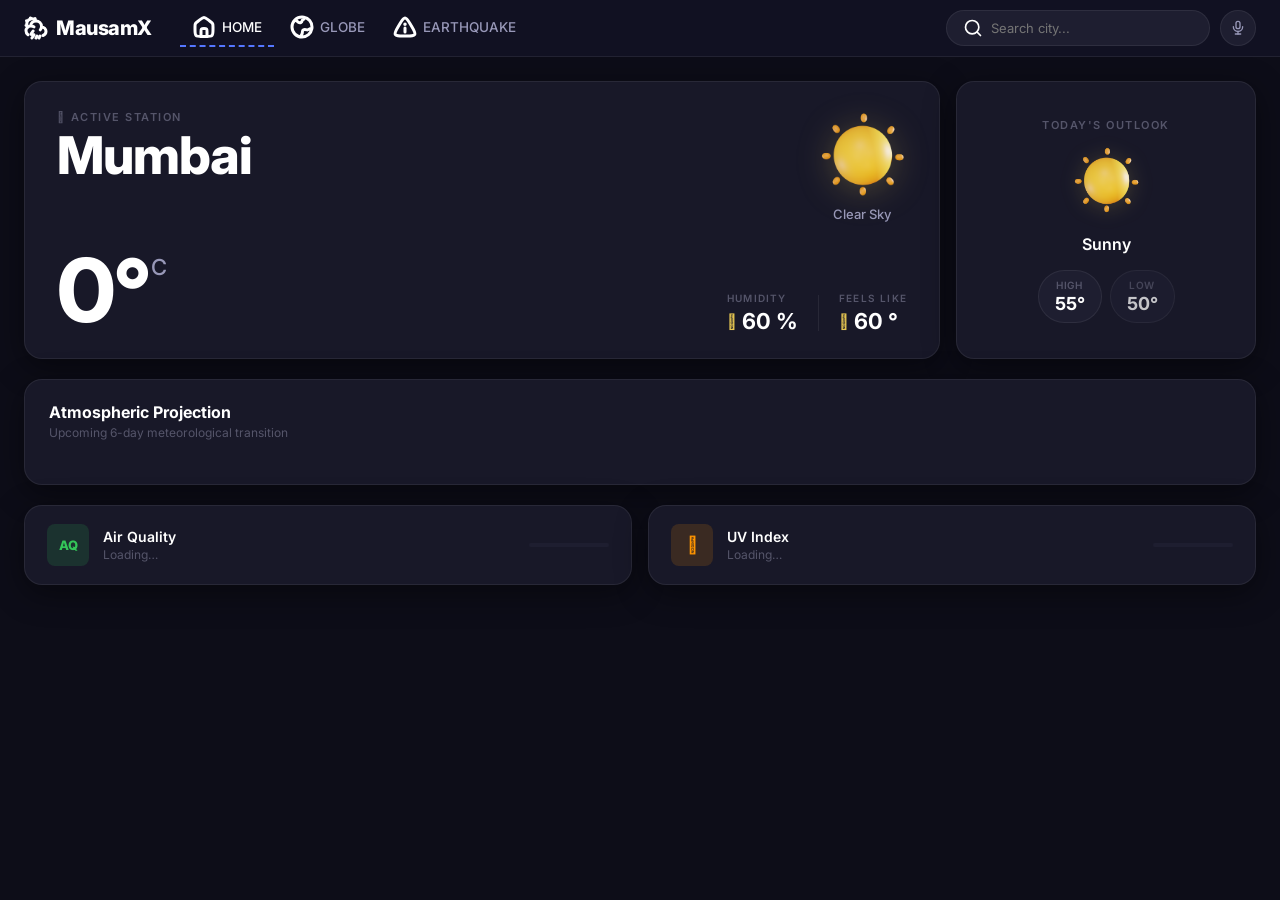
<file: index.html>
<!DOCTYPE html>
<html lang="en">

<head>
  <meta charset="UTF-8" />
  <meta name="viewport" content="width=device-width, initial-scale=1.0" />
  <meta name="description"
    content="MausamX – Real-time local weather forecast, 6-day outlook, humidity and feels-like." />
  <link rel="icon" type="png" href="img/icon.png" />
  <link rel="stylesheet" href="https://cdnjs.cloudflare.com/ajax/libs/font-awesome/6.4.0/css/all.min.css" />
  <link rel="stylesheet" href="css/style.css" />
  <title>MausamX – Local Forecast</title>
</head>

<body>

  <!-- ══ Top Navigation ══════════════════════════════════════════ -->
  <header class="mx-header">
    <div class="mx-header-inner">

      <!-- Logo -->
      <div class="mx-logo">
        <svg xmlns="http://www.w3.org/2000/svg" viewBox="0 0 24 24" width="24" height="24" color="#ffffff" fill="none"
          stroke="#ffffff" stroke-width="3" stroke-linecap="round">
          <path
            d="M9.0784 14.9999L7.30434 17.6837C7.06684 18.043 6.94808 18.2226 7.02165 18.3612C7.09522 18.4999 7.30931 18.4999 7.73747 18.4999H9.26253C9.69069 18.4999 9.90478 18.4999 9.97835 18.6385C10.0519 18.7772 9.93316 18.9568 9.69566 19.3161L7.9216 21.9999"
            stroke-linejoin="round" />
          <path d="M16 19.9999L15 21.9999" stroke-linejoin="round" />
          <path d="M13 19.9999L12 21.9999" stroke-linejoin="round" />
          <path
            d="M2.95939 9.19373C2.21865 6.47179 3.85922 3.67397 6.6237 2.94463M2.95939 9.19373L2 9.44684M2.95939 9.19373C3.14359 9.87059 3.4577 10.479 3.86823 11M6.6237 2.94463L6.36663 2M6.6237 2.94463C8.66673 2.40563 10.7518 3.14719 12 4.66961M3.4765 5.32297L2.4644 4.74628M11.1407 2.45725L10.557 3.45494" />
          <path
            d="M17.4776 10.9008C17.485 10.9007 17.4925 10.9007 17.5 10.9007C19.9853 10.9007 22 12.8821 22 15.3263C22 17.2532 20.7478 18.8925 19 19.5M17.4776 10.9008C17.4924 10.7388 17.5 10.5748 17.5 10.409C17.5 7.42169 15.0376 5 12 5C9.12324 5 6.76233 7.17208 6.52042 9.9396M17.4776 10.9008C17.3753 12.0165 16.9286 13.0344 16.2428 13.8511M6.52042 9.9396C3.98398 10.177 2 12.2779 2 14.8345C2 16.4433 2.78555 17.8716 4 18.7687M6.52042 9.9396C6.67826 9.92483 6.83823 9.91727 7 9.91727C8.12582 9.91727 9.16474 10.2832 10.0005 10.9007"
            stroke-linejoin="round" />
        </svg> MausamX
      </div>

      <!-- Nav links -->
      <nav class="mx-nav">
        <a href="index.html" class="mx-nav-link active"><svg xmlns="http://www.w3.org/2000/svg" viewBox="0 0 24 24"
            width="24" height="24" color="#ffffff" fill="none" stroke="#ffffff" stroke-width="3" stroke-linecap="round"
            stroke-linejoin="round">
            <path
              d="M3 11.9896V14.5C3 17.7998 3 19.4497 4.02513 20.4749C5.05025 21.5 6.70017 21.5 10 21.5H14C17.2998 21.5 18.9497 21.5 19.9749 20.4749C21 19.4497 21 17.7998 21 14.5V11.9896C21 10.3083 21 9.46773 20.6441 8.74005C20.2882 8.01237 19.6247 7.49628 18.2976 6.46411L16.2976 4.90855C14.2331 3.30285 13.2009 2.5 12 2.5C10.7991 2.5 9.76689 3.30285 7.70242 4.90855L5.70241 6.46411C4.37533 7.49628 3.71179 8.01237 3.3559 8.74005C3 9.46773 3 10.3083 3 11.9896Z" />
            <path
              d="M15 21.5V16.5C15 15.0858 15 14.3787 14.5607 13.9393C14.1213 13.5 13.4142 13.5 12 13.5C10.5858 13.5 9.87868 13.5 9.43934 13.9393C9 14.3787 9 15.0858 9 16.5V21.5" />
          </svg><span>HOME</span></a>
        <a href="world.html" class="mx-nav-link"><svg xmlns="http://www.w3.org/2000/svg" viewBox="0 0 24 24" width="24"
            height="24" color="#ffffff" fill="none" stroke="#ffffff" stroke-width="3" stroke-linejoin="round">
            <path
              d="M12 22C6.47715 22 2 17.5228 2 12C2 9.20746 3.14465 6.68227 4.99037 4.86802M12 22C11.037 21.2864 11.1907 20.4555 11.6738 19.6247C12.4166 18.3474 12.4166 18.3474 12.4166 16.6444C12.4166 14.9414 13.4286 14.1429 17 14.8571C18.6047 15.1781 19.7741 12.9609 21.8573 13.693M12 22C16.9458 22 21.053 18.4096 21.8573 13.693M21.8573 13.693C21.9511 13.1427 22 12.5771 22 12C22 7.11857 18.5024 3.05405 13.8766 2.17579M13.8766 2.17579C14.3872 3.11599 14.1816 4.23551 13.1027 4.66298C11.3429 5.3603 12.6029 6.64343 11.1035 7.4356C10.1038 7.96372 8.6044 7.83152 7.10496 6.24716C6.31517 5.41264 5.83966 4.95765 4.99037 4.86802M13.8766 2.17579C13.2687 2.06039 12.6414 2 12 2C9.26969 2 6.79495 3.09421 4.99037 4.86802" />
          </svg><span>GLOBE</span></a>
        <a href="earthquake.html" class="mx-nav-link"><svg xmlns="http://www.w3.org/2000/svg" viewBox="0 0 24 24"
            width="24" height="24" color="#ffffff" fill="none" stroke="#ffffff" stroke-width="3" stroke-linecap="round"
            stroke-linejoin="round">
            <path
              d="M13.9248 21H10.0752C5.44476 21 3.12955 21 2.27636 19.4939C1.42317 17.9879 2.60736 15.9914 4.97574 11.9985L6.90057 8.75333C9.17559 4.91778 10.3131 3 12 3C13.6869 3 14.8244 4.91777 17.0994 8.75332L19.0243 11.9985C21.3926 15.9914 22.5768 17.9879 21.7236 19.4939C20.8704 21 18.5552 21 13.9248 21Z" />
            <path d="M12 17V13" />
            <path
              d="M12 9.25H12.125M12.25 9.25C12.25 9.11193 12.1381 9 12 9C11.8619 9 11.75 9.11193 11.75 9.25C11.75 9.38807 11.8619 9.5 12 9.5C12.1381 9.5 12.25 9.38807 12.25 9.25Z" />
          </svg><span>EARTHQUAKE</span></a>
      </nav>

      <!-- Right controls -->
      <div class="mx-header-right">
        <form id="search-form" class="mx-search-bar" aria-label="Search city">
          <button type="submit" style="background:none; border:none; padding:0; display:flex; cursor:pointer;">
            <svg xmlns="http://www.w3.org/2000/svg" viewBox="0 0 24 24" width="20" height="20" color="#ffffff"
              fill="none" stroke="#ffffff" stroke-width="2" stroke-linecap="round" stroke-linejoin="round">
              <path d="M17 17L21 21" />
              <path
                d="M19 11C19 6.58172 15.4183 3 11 3C6.58172 3 3 6.58172 3 11C3 15.4183 6.58172 19 11 19C15.4183 19 19 15.4183 19 11Z" />
            </svg>
          </button>
          <input type="text" id="search-input" placeholder="Search city..."
            style="background:none; border:none; outline:none; color:var(--text); font-family:inherit; font-size:inherit; width: 100%;" />
        </form>
        <!-- Voice search button -->
        <button type="button" id="voice-btn" class="mx-icon-btn" title="Search by voice">
          <svg id="voice-icon" xmlns="http://www.w3.org/2000/svg" viewBox="0 0 24 24" width="16" height="16" fill="none"
            stroke="#9898b8" stroke-width="2" stroke-linecap="round" stroke-linejoin="round" style="margin: auto;">
            <rect x="9" y="2" width="6" height="11" rx="3" />
            <path d="M5 10a7 7 0 0 0 14 0" />
            <line x1="12" y1="17" x2="12" y2="21" />
            <line x1="8" y1="21" x2="16" y2="21" />
          </svg>
        </button>
      </div>

    </div>
  </header>

  <!-- ══ Main Content ════════════════════════════════════════════ -->
  <main class="mx-main">

    <!-- Top Row: Main weather card + Today's Outlook -->
    <div class="mx-top-row">

      <!-- ── Main Weather Card ── -->
      <div class="mx-weather-card">
        <div class="mx-card-top">
          <div class="mx-station-col">
            <!-- JS hook: #city-name -->
            <p class="mx-station-label">
              <i class="fa-solid fa-location-dot"></i> ACTIVE STATION
            </p>
            <h1 id="city-name">Mumbai</h1>
          </div>
          <div class="mx-icon-col">
            <!-- JS hook: .weather-icon -->
            <img class="weather-icon" src="img/sun.png" alt="weather" />
            <!-- JS hook: #weather-main [0] -->
            <p id="weather-main" class="mx-condition">Clear Sky</p>
          </div>
        </div>

        <div class="mx-card-bottom">
          <!-- JS hook: #metric -->
          <div class="mx-temp-wrap">
            <span id="metric" class="mx-temp">0°</span><sup class="mx-temp-c">C</sup>
          </div>
          <div class="mx-stats-row">
            <div class="mx-stat">
              <span class="mx-stat-label">HUMIDITY</span>
              <span class="mx-stat-val">
                <i class="fa-solid fa-droplet"></i>
                <!-- JS hook: #humidity -->
                <span id="humidity">60</span>%
              </span>
            </div>
            <div class="mx-stat-sep"></div>
            <div class="mx-stat">
              <span class="mx-stat-label">FEELS LIKE</span>
              <span class="mx-stat-val">
                <i class="fa-solid fa-temperature-half"></i>
                <!-- JS hook: #feels-like -->
                <span id="feels-like">60</span>°
              </span>
            </div>
          </div>
        </div>
      </div>

      <!-- ── Today's Outlook Card ── -->
      <div class="mx-outlook-card">
        <p class="mx-outlook-label">TODAY'S OUTLOOK</p>
        <div class="mx-outlook-icon-wrap">
          <!-- JS hook: .weather-icons -->
          <img class="weather-icons" src="img/sun.png" alt="today" />
        </div>
        <!-- JS hook: #weather-main [1] + .weather-main-today -->
        <p id="weather-main" class="mx-outlook-cond weather-main-today">Sunny</p>
        <div class="mx-outlook-pills">
          <div class="mx-pill">
            <span class="mx-pill-lbl">High</span>
            <!-- JS hook: #temp-max-today -->
            <span id="temp-max-today" class="mx-pill-val">55°</span>
          </div>
          <div class="mx-pill mx-pill-low">
            <span class="mx-pill-lbl">Low</span>
            <!-- JS hook: #temp-min-today -->
            <span id="temp-min-today" class="mx-pill-val">50°</span>
          </div>
        </div>
      </div>

    </div><!-- /mx-top-row -->

    <!-- ── Atmospheric Projection (6-day forecast) ── -->
    <section class="mx-forecast-section">
      <div class="mx-forecast-head">
        <div>
          <h2 class="mx-section-title">Atmospheric Projection</h2>
          <p class="mx-section-sub">Upcoming 6-day meteorological transition</p>
        </div>
      </div>
      <!-- JS renders .weather-forecast-box cards inside here -->
      <div id="future-forecast-box" class="mx-forecast-grid"></div>
    </section>

    <!-- ── Bottom Metric Cards ── -->
    <div class="mx-metric-row">
      <div class="mx-metric-card" id="aqi-card" style="cursor: pointer;">
        <div class="mx-metric-badge mx-aq" id="aqi-badge">AQ</div>
        <div class="mx-metric-text">
          <div class="mx-metric-title">Air Quality</div>
          <div class="mx-metric-sub" id="aqi-sub">Loading…</div>
        </div>
        <div class="mx-metric-bar">
          <div class="mx-bar-fill" id="aqi-bar" style="width:0%"></div>
        </div>
      </div>
      <div class="mx-metric-card">
        <div class="mx-metric-badge mx-uv">
          <i class="fa-regular fa-sun"></i>
        </div>
        <div class="mx-metric-text">
          <div class="mx-metric-title">UV Index</div>
          <div class="mx-metric-sub" id="uv-sub">Loading…</div>
        </div>
        <div class="mx-metric-bar">
          <div class="mx-bar-fill mx-bar-uv" id="uv-bar" style="width:0%"></div>
        </div>
      </div>
    </div>

  </main><!-- /mx-main -->

  <div class="mx-modal-overlay" id="aqi-modal">
    <div class="mx-modal">
      <div class="mx-modal-header">
        <h3 class="mx-modal-title">Air Quality Details</h3>
        <button class="mx-modal-close" id="aqi-modal-close"><svg xmlns="http://www.w3.org/2000/svg" viewBox="0 0 24 24"
            width="24" height="24" color="#ffffff" fill="none" stroke="#ffffff" stroke-width="3" stroke-linecap="round"
            stroke-linejoin="round">
            <path
              d="M22 12C22 6.47715 17.5228 2 12 2C6.47715 2 2 6.47715 2 12C2 17.5228 6.47715 22 12 22C17.5228 22 22 17.5228 22 12Z" />
            <path d="M14.9994 15L9 9M9.00064 15L15 9" />
          </svg></button>
      </div>
      <div class="mx-modal-body">
        <div class="mx-aqi-grid">
          <!-- PM2.5 -->
          <div class="mx-aqi-card" id="card-pm25">
            <div class="mx-aqi-icon"><i class="fa-solid fa-smog"></i></div>
            <div class="mx-aqi-info">
              <span class="mx-aqi-label">PM2.5</span>
              <div class="mx-aqi-val"><span id="modal-pm25">--</span> <small>µg/m³</small></div>
            </div>
            <i class="fa-solid fa-chevron-right mx-aqi-arrow"></i>
          </div>
          <!-- PM10 -->
          <div class="mx-aqi-card" id="card-pm10">
            <div class="mx-aqi-icon"><i class="fa-solid fa-smog"></i></div>
            <div class="mx-aqi-info">
              <span class="mx-aqi-label">PM10</span>
              <div class="mx-aqi-val"><span id="modal-pm10">--</span> <small>µg/m³</small></div>
            </div>
            <i class="fa-solid fa-chevron-right mx-aqi-arrow"></i>
          </div>
          <!-- CO -->
          <div class="mx-aqi-card" id="card-co">
            <div class="mx-aqi-icon"><i class="fa-solid fa-cloud"></i></div>
            <div class="mx-aqi-info">
              <span class="mx-aqi-label">CO</span>
              <div class="mx-aqi-val"><span id="modal-co">--</span> <small>µg/m³</small></div>
            </div>
            <i class="fa-solid fa-chevron-right mx-aqi-arrow"></i>
          </div>
          <!-- SO2 -->
          <div class="mx-aqi-card" id="card-so2">
            <div class="mx-aqi-icon"><i class="fa-solid fa-cloud-showers-heavy"></i></div>
            <div class="mx-aqi-info">
              <span class="mx-aqi-label">SO₂</span>
              <div class="mx-aqi-val"><span id="modal-so2">--</span> <small>µg/m³</small></div>
            </div>
            <i class="fa-solid fa-chevron-right mx-aqi-arrow"></i>
          </div>
          <!-- NO2 -->
          <div class="mx-aqi-card" id="card-no2">
            <div class="mx-aqi-icon"><i class="fa-solid fa-cloud-showers-heavy"></i></div>
            <div class="mx-aqi-info">
              <span class="mx-aqi-label">NO₂</span>
              <div class="mx-aqi-val"><span id="modal-no2">--</span> <small>µg/m³</small></div>
            </div>
            <i class="fa-solid fa-chevron-right mx-aqi-arrow"></i>
          </div>
          <!-- O3 -->
          <div class="mx-aqi-card" id="card-o3">
            <div class="mx-aqi-icon"><i class="fa-solid fa-wind"></i></div>
            <div class="mx-aqi-info">
              <span class="mx-aqi-label">O₃</span>
              <div class="mx-aqi-val"><span id="modal-o3">--</span> <small>µg/m³</small></div>
            </div>
            <i class="fa-solid fa-chevron-right mx-aqi-arrow"></i>
          </div>
        </div>
      </div>
    </div>
  </div>

  <script src="js/main.js"></script>
</body>

</html>
</file>
<file: css/style.css>
﻿@import url("https://fonts.googleapis.com/css2?family=Inter:wght@300;400;500;600;700;800;900&display=swap");

:root {
  --bg:          #0d0d18;
  --bg-header:   #111122;
  --card:        #181828;
  --card-2:      #1e1e30;
  --card-hover:  #222238;
  --text:        #ffffff;
  --text-2:      #9898b8;
  --text-muted:  #55556a;
  --accent:      #5577ff;
  --gold:        #e8c852;
  --border:      rgba(255,255,255,0.07);
  --r-lg:        18px;
  --r-md:        12px;
  --r-sm:        8px;
  --shadow:      0 8px 32px rgba(0,0,0,0.45);
  --transition:  0.25s ease;
}

*, *::before, *::after {
  margin: 0; padding: 0;
  box-sizing: border-box;
  font-family: "Inter", sans-serif;
  list-style: none;
}
body {
  background: var(--bg);
  color: var(--text);
  min-height: 100vh;
  -webkit-font-smoothing: antialiased;
}
a { text-decoration: none; color: inherit; }

.mx-header {
  background: var(--bg-header);
  border-bottom: 1px solid var(--border);
  position: sticky;
  top: 0;
  z-index: 999;
}
.mx-header-inner {
  display: flex;
  align-items: center;
  gap: 28px;
  max-width: 1400px;
  margin: 0 auto;
  padding: 0 24px;
  height: 56px;
}

.mx-logo {
  font-size: 20px;
  font-weight: 800;
  letter-spacing: -0.5px;
  flex-shrink: 0;
  display: flex;
  align-items: center;
  gap: 8px;
}
.mx-logo i { color: var(--gold); font-size: 17px; }

.mx-nav {
  display: flex;
  align-items: center;
  gap: 4px;
  flex-shrink: 0;
}
.mx-nav-link {
  font-size: 13.5px;
  font-weight: 500;
  color: var(--text-2);
  padding: 6px 12px;
  border-radius: var(--r-sm);
  border-bottom: 2px solid transparent;
  transition: color var(--transition);
  display: flex;
  align-items: center;
  gap: 6px;
}
.mx-nav-link i { font-size: 14px; }
.mx-nav-link:hover  { color: var(--text); }
.mx-nav-link.active {
  color: var(--text);
  border-bottom: 2px dashed var(--accent);
  border-radius: 0;
}

.mx-header-right {
  display: flex;
  align-items: center;
  gap: 10px;
  margin-left: auto;
}
.mx-search-bar {
  display: flex;
  align-items: center;
  gap: 8px;
  background: var(--card-2);
  border: 1px solid var(--border);
  border-radius: 30px;
  padding: 7px 16px;
  font-size: 13px;
  color: var(--text-muted);
  cursor: pointer;
  transition: border-color var(--transition);
  min-width: 160px;
}
.mx-search-bar:hover { border-color: rgba(255,255,255,0.2); color: var(--text-2); }
.mx-search-bar i { font-size: 12px; }

#voice-btn { transition: transform 0.2s; }
#voice-btn:hover #voice-icon { stroke: var(--text); }

#voice-btn.listening #voice-icon { stroke: #ff3b30; }
#voice-btn.listening {
  animation: mic-pulse 0.9s ease-in-out infinite;
}
@keyframes mic-pulse {
  0%, 100% { transform: scale(1); }
  50%       { transform: scale(1.25); }
}

.mx-search-bar.listening {
  border-color: #ff3b30;
  box-shadow: 0 0 0 3px rgba(255,59,48,0.2);
}

.mx-icon-btn {
  width: 36px; height: 36px;
  border-radius: 50%;
  border: 1px solid var(--border);
  background: var(--card-2);
  color: var(--text-2);
  font-size: 14px;
  cursor: pointer;
  display: flex; align-items: center; justify-content: center;
  transition: background var(--transition), color var(--transition);
}
.mx-icon-btn:hover { background: var(--card-hover); color: var(--text); }

.mx-avatar {
  width: 34px; height: 34px;
  border-radius: 50%;
  border: 1.5px dashed var(--accent);
  background: var(--card-2);
  display: flex; align-items: center; justify-content: center;
  font-size: 13px;
  color: var(--text-2);
}

.mx-main {
  max-width: 1400px;
  margin: 0 auto;
  padding: 24px;
  display: flex;
  flex-direction: column;
  gap: 20px;
}

.mx-top-row {
  display: grid;
  grid-template-columns: 1fr 300px;
  gap: 16px;
}

.mx-weather-card {
  background: var(--card);
  border-radius: var(--r-lg);
  border: 1px solid var(--border);
  padding: 28px 32px 24px;
  display: flex;
  flex-direction: column;
  justify-content: space-between;
  min-height: 260px;
  box-shadow: var(--shadow);
  transition: box-shadow var(--transition);
}
.mx-weather-card:hover { box-shadow: 0 12px 48px rgba(0,0,0,0.6); }

.mx-card-top {
  display: flex;
  justify-content: space-between;
  align-items: flex-start;
}

.mx-station-label {
  font-size: 11px;
  font-weight: 600;
  letter-spacing: 1.5px;
  color: var(--text-muted);
  text-transform: uppercase;
  display: flex;
  align-items: center;
  gap: 5px;
  margin-bottom: 6px;
}

#city-name {
  font-size: clamp(32px, 5vw, 52px);
  font-weight: 800;
  letter-spacing: -1px;
  line-height: 1;
  color: var(--text);
  margin-top: 4px;
}

.mx-icon-col {
  display: flex;
  flex-direction: column;
  align-items: center;
  gap: 6px;
}

.weather-icon {
  width: 90px;
  height: 90px;
  object-fit: contain;
  filter: drop-shadow(0 4px 16px rgba(232,200,82,0.25));
  animation: float 3.5s ease-in-out infinite;
}
@keyframes float {
  0%, 100% { transform: translateY(0); }
  50%       { transform: translateY(-8px); }
}

.mx-condition {
  font-size: 13px;
  font-weight: 500;
  color: var(--text-2);
  text-align: center;
}

.mx-card-bottom {
  display: flex;
  justify-content: space-between;
  align-items: flex-end;
  margin-top: 24px;
}
.mx-temp-wrap {
  display: flex;
  align-items: flex-start;
  line-height: 1;
}

#metric {
  font-size: clamp(56px, 8vw, 88px);
  font-weight: 800;
  letter-spacing: -3px;
  color: var(--text);
  line-height: 1;
}
.mx-temp-c {
  font-size: 22px;
  font-weight: 500;
  color: var(--text-2);
  margin-top: 10px;
  margin-left: 2px;
}

.mx-stats-row {
  display: flex;
  align-items: center;
  gap: 20px;
}
.mx-stat-sep {
  width: 1px; height: 36px;
  background: var(--border);
}
.mx-stat { display: flex; flex-direction: column; gap: 4px; }
.mx-stat-label {
  font-size: 10px;
  font-weight: 600;
  letter-spacing: 1.2px;
  color: var(--text-muted);
  text-transform: uppercase;
}
.mx-stat-val {
  font-size: 22px;
  font-weight: 700;
  color: var(--text);
  display: flex;
  align-items: center;
  gap: 5px;
}
.mx-stat-val i { font-size: 15px; color: var(--gold); }

.mx-outlook-card {
  background: var(--card);
  border-radius: var(--r-lg);
  border: 1px solid var(--border);
  padding: 24px 20px;
  display: flex;
  flex-direction: column;
  align-items: center;
  justify-content: center;
  gap: 10px;
  box-shadow: var(--shadow);
  text-align: center;
}
.mx-outlook-label {
  font-size: 11px;
  font-weight: 600;
  letter-spacing: 1.5px;
  color: var(--text-muted);
  text-transform: uppercase;
}
.mx-outlook-icon-wrap { margin: 4px 0; }

.weather-icons {
  width: 70px;
  height: 70px;
  object-fit: contain;
  filter: drop-shadow(0 2px 10px rgba(232,200,82,0.2));
  animation: float 3.5s ease-in-out infinite;
}

.mx-outlook-cond {
  font-size: 16px;
  font-weight: 600;
  color: var(--text);
}
.mx-outlook-pills {
  display: flex;
  gap: 8px;
  margin-top: 6px;
}
.mx-pill {
  background: var(--card-2);
  border: 1px solid var(--border);
  border-radius: 30px;
  padding: 8px 16px;
  display: flex;
  flex-direction: column;
  align-items: center;
  gap: 2px;
  min-width: 64px;
  transition: background var(--transition);
}
.mx-pill:hover { background: var(--card-hover); }
.mx-pill-low { opacity: 0.75; }
.mx-pill-lbl {
  font-size: 10px;
  color: var(--text-muted);
  font-weight: 600;
  text-transform: uppercase;
  letter-spacing: 0.8px;
}

.mx-pill-val {
  font-size: 18px;
  font-weight: 700;
  color: var(--text);
}

.mx-forecast-section {
  background: var(--card);
  border-radius: var(--r-lg);
  border: 1px solid var(--border);
  padding: 22px 24px;
  box-shadow: var(--shadow);
}
.mx-forecast-head {
  display: flex;
  justify-content: space-between;
  align-items: center;
  margin-bottom: 18px;
  flex-wrap: wrap;
  gap: 10px;
}
.mx-section-title {
  font-size: 16px;
  font-weight: 700;
  color: var(--text);
}
.mx-section-sub {
  font-size: 12px;
  color: var(--text-muted);
  margin-top: 3px;
}
.mx-expand-btn {
  font-size: 11px;
  font-weight: 700;
  letter-spacing: 1px;
  color: var(--text-2);
  background: transparent;
  border: 1.5px dashed rgba(255,255,255,0.2);
  border-radius: var(--r-sm);
  padding: 7px 14px;
  cursor: pointer;
  display: flex;
  align-items: center;
  gap: 7px;
  transition: border-color var(--transition), color var(--transition);
}
.mx-expand-btn:hover {
  border-color: var(--accent);
  color: var(--text);
}

#future-forecast-box {
  display: grid;
  grid-auto-flow: column;
  grid-auto-columns: minmax(100px, 1fr);
  gap: 10px;
  overflow-x: auto;
  overscroll-behavior-x: contain;
  padding-bottom: 4px;
}
#future-forecast-box::-webkit-scrollbar { height: 4px; }
#future-forecast-box::-webkit-scrollbar-track { background: transparent; }
#future-forecast-box::-webkit-scrollbar-thumb {
  background: var(--card-2); border-radius: 4px;
}

.weather-forecast-box {
  background: var(--card-2);
  border: 1px solid var(--border);
  border-radius: var(--r-md);
  padding: 16px 10px;
  display: flex;
  flex-direction: column;
  align-items: center;
  gap: 8px;
  text-align: center;
  transition: background var(--transition), transform var(--transition);
  cursor: default;
  flex-shrink: 0;
}
.weather-forecast-box:hover {
  background: var(--card-hover);
  transform: translateY(-4px);
}
.day-weather {
  font-size: 11px;
  font-weight: 700;
  letter-spacing: 1px;
  color: var(--text-muted);
  text-transform: uppercase;
}
.weather-icon-forecast img {
  width: 38px;
  height: 38px;
  object-fit: contain;
  filter: drop-shadow(0 2px 6px rgba(232,200,82,0.15));
}
.temp-weather {
  font-size: 22px;
  font-weight: 800;
  color: var(--text);
  letter-spacing: -0.5px;
}
.weather-main-forecast {
  font-size: 10.5px;
  color: var(--text-2);
  font-weight: 500;
  text-transform: capitalize;
  line-height: 1.3;
}

.mx-metric-row {
  display: grid;
  grid-template-columns: 1fr 1fr;
  gap: 16px;
}
.mx-metric-card {
  background: var(--card);
  border-radius: var(--r-lg);
  border: 1px solid var(--border);
  padding: 18px 22px;
  display: flex;
  align-items: center;
  gap: 14px;
  box-shadow: var(--shadow);
  transition: background var(--transition);
}
.mx-metric-card:hover { background: var(--card-2); }

.mx-metric-badge {
  width: 42px; height: 42px;
  border-radius: var(--r-sm);
  display: flex; align-items: center; justify-content: center;
  font-size: 13px;
  font-weight: 800;
  flex-shrink: 0;
}
.mx-aq { background: rgba(52,199,89,0.15); color: #34c759; }
.mx-uv { background: rgba(255,149,0,0.15); color: #ff9500; font-size: 17px; }

.mx-metric-text { flex: 1; }
.mx-metric-title {
  font-size: 14px;
  font-weight: 600;
  color: var(--text);
}
.mx-metric-sub {
  font-size: 12px;
  color: var(--text-muted);
  margin-top: 2px;
}
.mx-metric-bar {
  width: 80px;
  height: 4px;
  background: var(--card-2);
  border-radius: 4px;
  overflow: hidden;
  flex-shrink: 0;
}
.mx-bar-fill {
  height: 100%;
  background: #34c759;
  border-radius: 4px;
}
.mx-bar-uv { background: #ff9500; }

@media (max-width: 900px) {
  .mx-top-row { grid-template-columns: 1fr; }
  .mx-outlook-card { flex-direction: row; flex-wrap: wrap; justify-content: space-between; }
}

@media (max-width: 640px) {
  body { padding-bottom: 70px; }
  .mx-main { padding: 14px; gap: 14px; }
  .mx-header-inner { padding: 0 14px; gap: 14px; }
  .mx-nav {
    position: fixed;
    bottom: 0;
    left: 0;
    width: 100%;
    background: rgba(17, 17, 34, 0.95);
    backdrop-filter: blur(12px);
    border-top: 1px solid var(--border);
    display: flex;
    justify-content: space-around;
    padding: 10px 0 calc(10px + env(safe-area-inset-bottom, 0px));
    z-index: 1000;
  }
  .mx-nav-link {
    flex-direction: column;
    gap: 4px;
    font-size: 10px;
    padding: 8px 12px;
    border: none;
  }
  .mx-nav-link i { font-size: 18px; }
  .mx-nav-link.active {
    background: rgba(85, 119, 255, 0.15);
    color: var(--accent);
    border: none;
    border-radius: var(--r-md);
  }
  .mx-search-bar span { display: none; }
  .mx-search-bar { min-width: unset; padding: 7px 12px; }
  .mx-metric-row { grid-template-columns: 1fr; }
  .mx-weather-card { padding: 20px; }
  .mx-card-bottom { flex-direction: column; align-items: flex-start; gap: 14px; }
  .mx-stats-row { gap: 14px; }
  #future-forecast-box { grid-auto-columns: minmax(80px, 120px); }
}

@media (max-width: 400px) {
  #metric { font-size: 56px; }
  #city-name { font-size: 30px; }
  .mx-outlook-pills { flex-direction: column; }
}

.mx-modal-overlay {
  position: fixed;
  top: 0; left: 0; width: 100%; height: 100%;
  background: rgba(0, 0, 0, 0.6);
  backdrop-filter: blur(4px);
  z-index: 10000;
  display: flex;
  align-items: center;
  justify-content: center;
  opacity: 0;
  pointer-events: none;
  transition: opacity 0.3s ease;
}
.mx-modal-overlay.active {
  opacity: 1;
  pointer-events: auto;
}
.mx-modal {
  background: var(--bg);
  border: 1px solid var(--border);
  border-radius: var(--r-lg);
  width: 90%;
  max-width: 700px;
  padding: 24px;
  transform: translateY(20px);
  transition: transform 0.3s ease;
  box-shadow: 0 20px 40px rgba(0,0,0,0.5);
}
.mx-modal-overlay.active .mx-modal {
  transform: translateY(0);
}
.mx-modal-header {
  display: flex;
  justify-content: space-between;
  align-items: center;
  margin-bottom: 24px;
}
.mx-modal-title {
  font-size: 18px;
  font-weight: 700;
  color: var(--text);
}
.mx-modal-close {
  background: transparent;
  border: none;
  color: var(--text-2);
  font-size: 20px;
  cursor: pointer;
  transition: color 0.2s;
}
.mx-modal-close:hover { color: var(--text); }

.mx-aqi-grid {
  display: grid;
  grid-template-columns: repeat(3, 1fr);
  gap: 16px;
}
.mx-aqi-card {
  background: var(--card);
  border-radius: var(--r-md);
  padding: 16px;
  display: flex;
  align-items: center;
  gap: 12px;
  border-left: 4px solid var(--border);
  position: relative;
  transition: background 0.2s;
}
.mx-aqi-card:hover { background: var(--card-hover); }

.border-green { border-left-color: #34c759; }
.border-yellow { border-left-color: #ffcc00; }
.border-orange { border-left-color: #ff9500; }
.border-red { border-left-color: #ff3b30; }
.border-maroon { border-left-color: #8b0000; }

.mx-aqi-icon {
  width: 40px; height: 40px;
  display: flex; align-items: center; justify-content: center;
  border-radius: 50%;
  font-size: 18px;
  color: var(--text-muted);
}
.mx-aqi-info { flex: 1; }
.mx-aqi-label {
  font-size: 13px;
  font-weight: 600;
  color: var(--text-2);
  display: block;
  margin-bottom: 4px;
}
.mx-aqi-val {
  font-size: 18px;
  font-weight: 700;
  color: var(--text);
  display: flex;
  align-items: baseline;
  gap: 4px;
}
.mx-aqi-val span { font-size: 22px; }
.mx-aqi-val small { font-size: 12px; font-weight: 500; color: var(--text-2); }
.mx-aqi-arrow {
  font-size: 12px;
  color: var(--text-muted);
}

@media (max-width: 640px) {
  .mx-aqi-grid { grid-template-columns: repeat(2, 1fr); }
}
@media (max-width: 400px) {
  .mx-aqi-grid { grid-template-columns: 1fr; }
}
</file>
